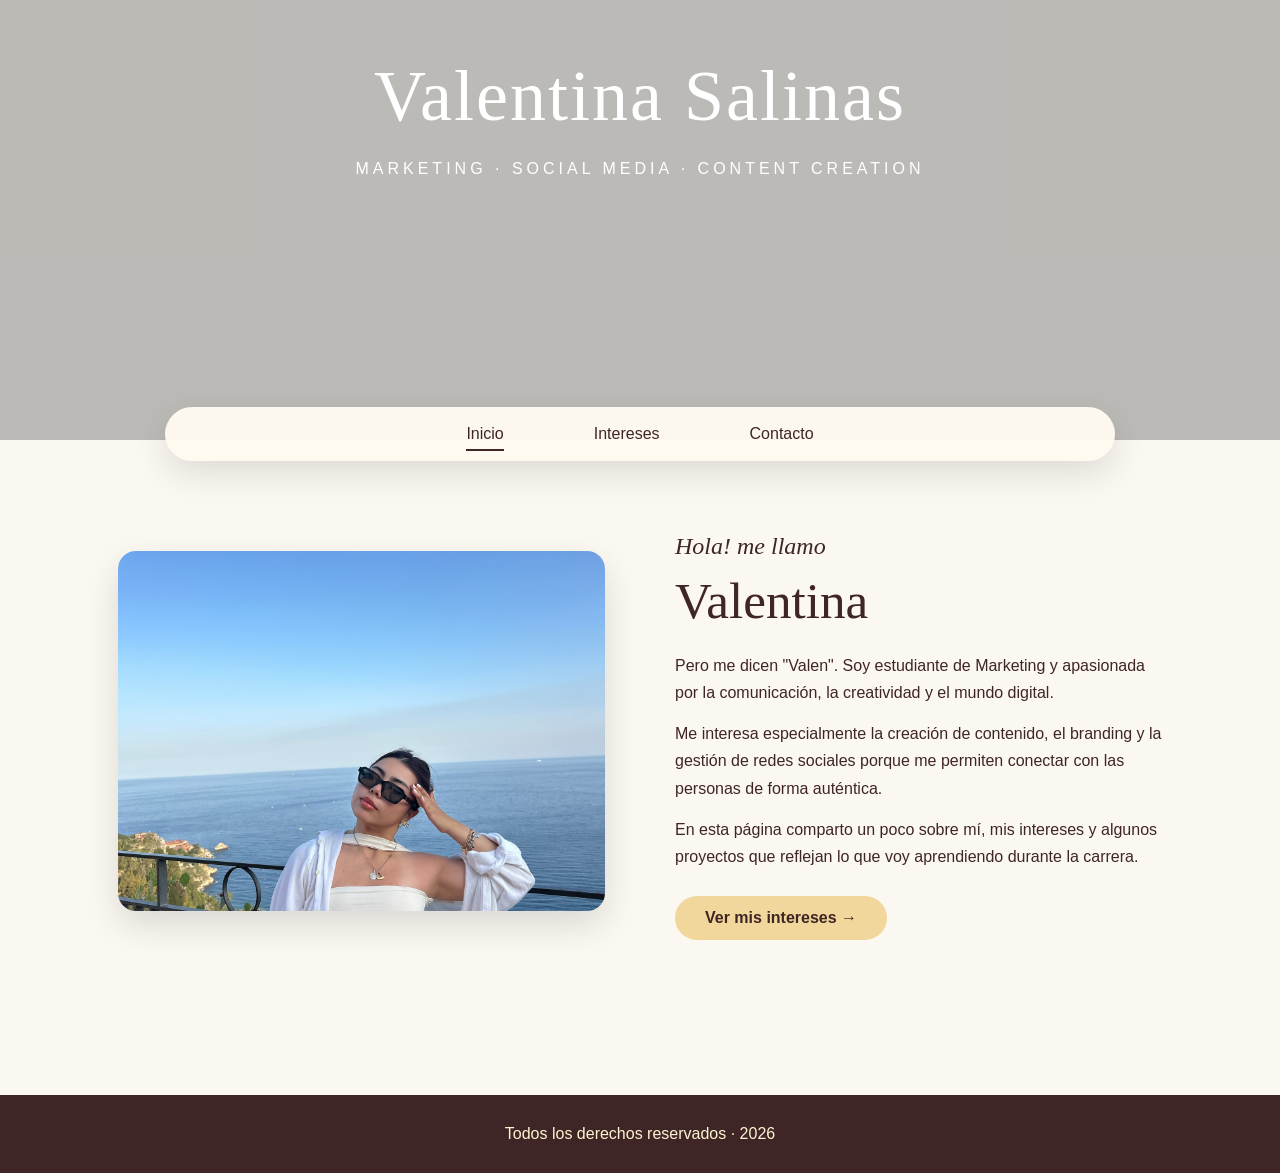
<file: index.html>
<!DOCTYPE html>
<html lang="es">

<head>
    <meta charset="UTF-8">
    <meta name="viewport" content="width=device-width, initial-scale=1.0">
    <title>Valentina Salinas</title>

    <link rel="stylesheet" href="estilos/css1.css">
</head>

<body>

    <!-- HERO -->

    <header class="hero hero-color">

        <div class="hero-texto">
            <h1>Valentina Salinas</h1>
            <p>Marketing · Social Media · Content Creation</p>
        </div>

    </header>

    <!-- MENÚ -->

    <nav>

        <ul>

            <li><a href="index.html" class="botonactivo">Inicio</a></li>

            <li><a href="intereses.html" class="boton">Intereses</a></li>

            <li><a href="contacto.html" class="boton">Contacto</a></li>

        </ul>

    </nav>

    <!-- CONTENIDO -->

    <main>

        <section class="sobre-mi">

            <div class="foto-sobre-mi">

                <img src="img/fotovalentina.JPG" alt="Foto de Valentina">

            </div>

            <div class="texto-sobre-mi">

                <p class="intro">Hola! me llamo</p>

                <h2>Valentina</h2>

                <p>
                    Pero me dicen "Valen". Soy estudiante de Marketing y apasionada por la comunicación,
                    la creatividad y el mundo digital.
                </p>

                <p>
                    Me interesa especialmente la creación de contenido, el branding y la gestión
                    de redes sociales porque me permiten conectar con las personas de forma auténtica.
                </p>

                <p>
                    En esta página comparto un poco sobre mí, mis intereses y algunos proyectos
                    que reflejan lo que voy aprendiendo durante la carrera.
                </p>

                <a href="intereses.html" class="boton-secundario">
                    Ver mis intereses →
                </a>

            </div>


    </main>

    <!-- FOOTER -->

    <footer>

        <p>Todos los derechos reservados · 2026</p>

    </footer>

</body>

</html>
</file>
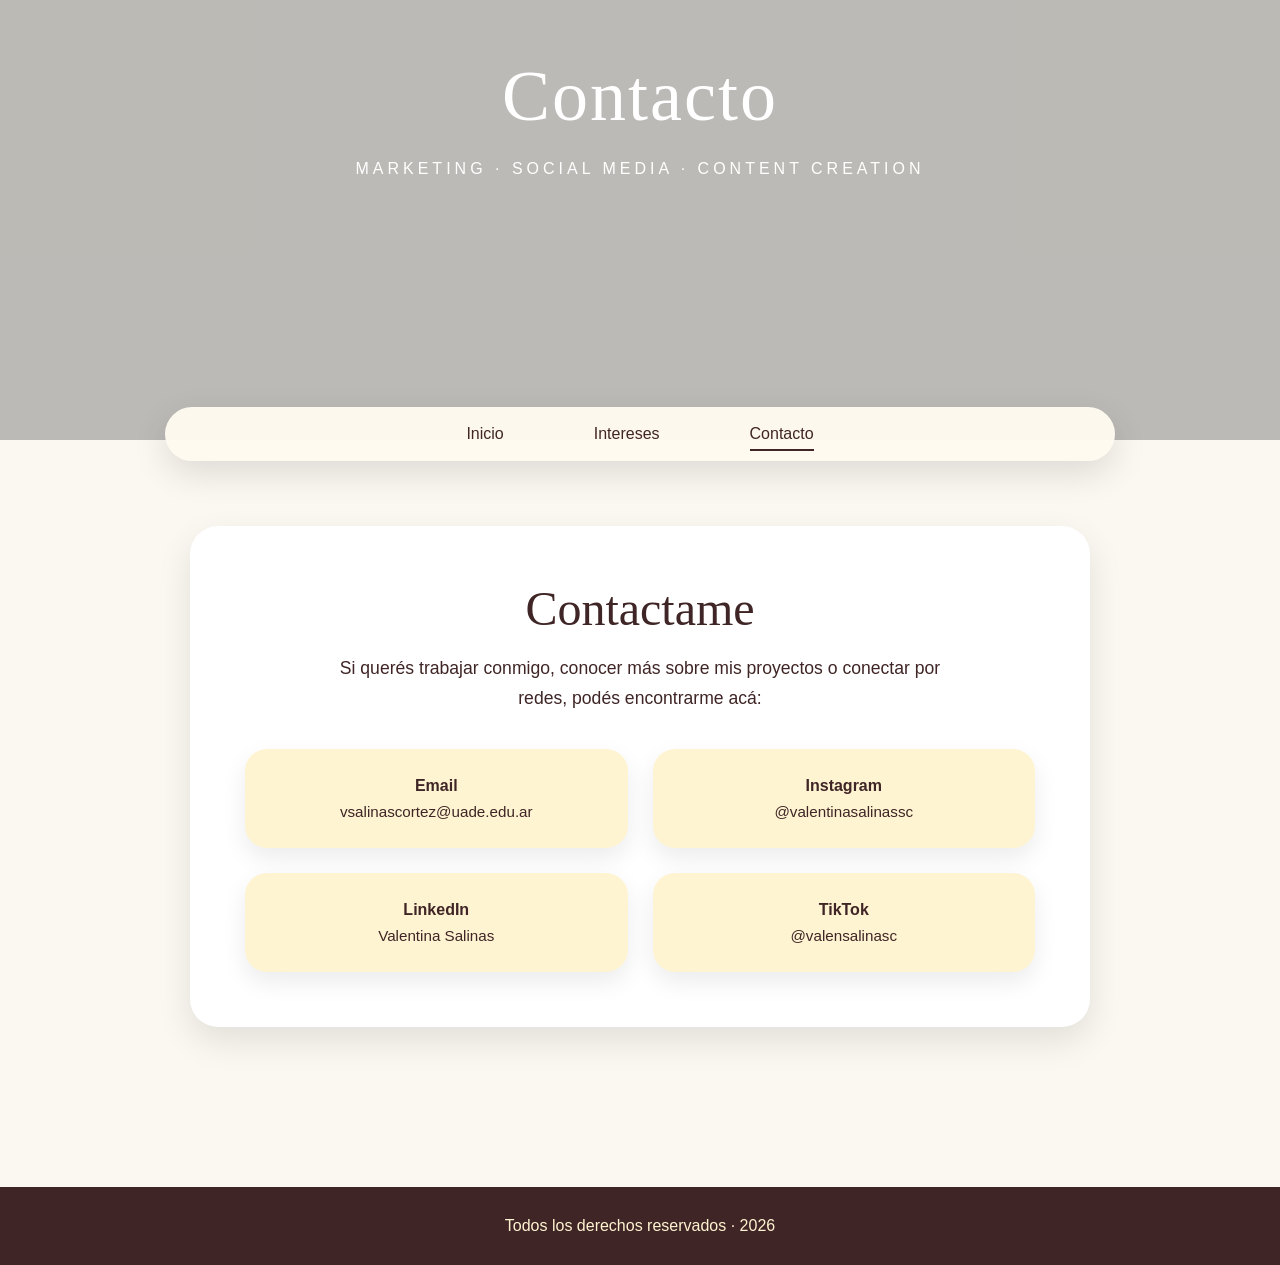
<file: contacto.html>
<!DOCTYPE html>
<html lang="es">

<head>
    <meta charset="UTF-8">
    <meta name="viewport" content="width=device-width, initial-scale=1.0">
    <title>Contacto - Valentina Salinas</title>
<link rel="stylesheet" href="estilos/css1.css?v=2">
</head>

<body>

<header class="hero hero-color">
    <div class="hero-texto">
        <h1>Contacto</h1>
        <p>Marketing · Social Media · Content Creation</p>
    </div>
</header>

<nav>
    <ul>
        <li><a href="index.html" class="boton">Inicio</a></li>
        <li><a href="intereses.html" class="boton">Intereses</a></li>
        <li><a href="contacto.html" class="botonactivo">Contacto</a></li>
    </ul>
</nav>

<main>

    <section class="contacto">
        <h2>Contactame</h2>

        <p class="intro-contacto">
            Si querés trabajar conmigo, conocer más sobre mis proyectos o conectar por redes,
            podés encontrarme acá:
        </p>

        <div class="links-contacto">

            <a href="mailto:vsalinascortez@uade.edu.ar" class="card-contacto">
                Email
                <span>vsalinascortez@uade.edu.ar</span>
            </a>

            <a href="https://instagram.com/valentinasalinassc" target="_blank" class="card-contacto">
                Instagram
                <span>@valentinasalinassc</span>
            </a>

            <a href="https://linkedin.com" target="_blank" class="card-contacto">
                LinkedIn
                <span>Valentina Salinas</span>
            </a>

            <a href="https://tiktok.com/@valensalinasc" target="_blank" class="card-contacto">
                TikTok
                <span>@valensalinasc</span>
            </a>

        </div>
    </section>

</main>

<footer>
    <p>Todos los derechos reservados · 2026</p>
</footer>

</body>
</html>
</file>
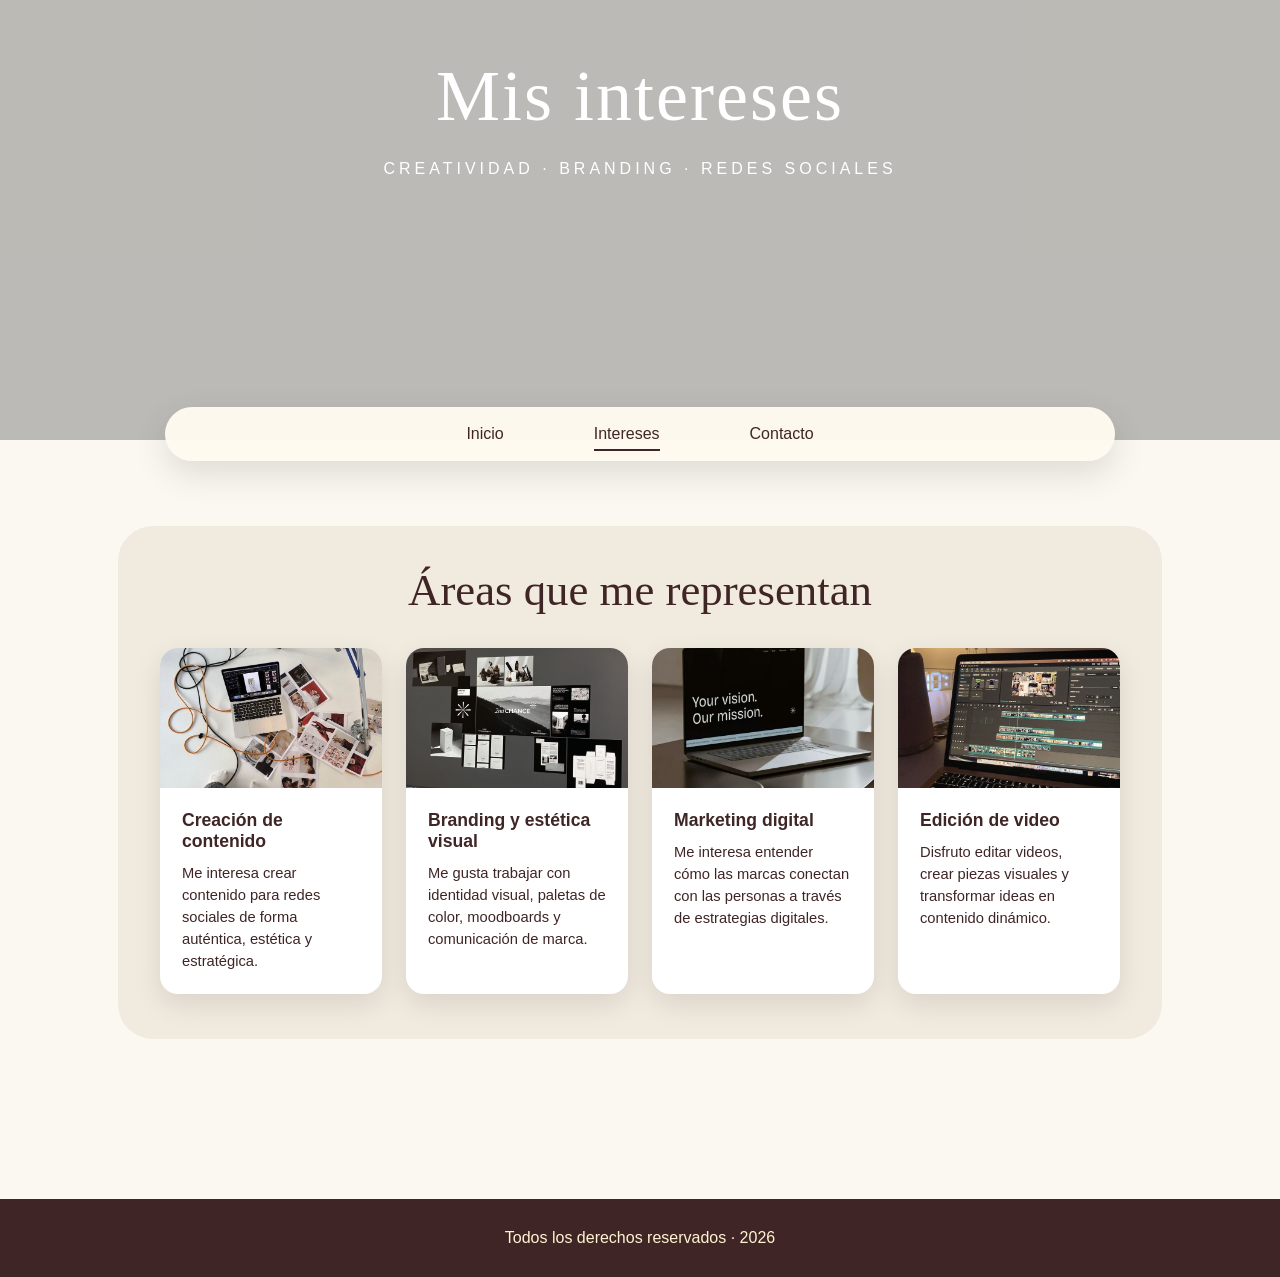
<file: intereses.html>
<!DOCTYPE html>
<html lang="es">
<head>
    <meta charset="UTF-8">
    <meta name="viewport" content="width=device-width, initial-scale=1.0">
    <title>Intereses - Valentina Salinas</title>
    <link rel="stylesheet" href="estilos/css1.css">
</head>

<body>

<header class="hero">

    <div class="hero-texto">
        <h1>Mis intereses</h1>
        <p>Creatividad · Branding · Redes Sociales</p>
    </div>
</header>

<nav>
    <ul>
        <li><a href="index.html" class="boton">Inicio</a></li>
        <li><a href="intereses.html" class="botonactivo">Intereses</a></li>
        <li><a href="contacto.html" class="boton">Contacto</a></li>
    </ul>
</nav>

<main>

    <section class="intereses-home">
        <h2>Áreas que me representan</h2>

        <div class="cards-intereses">

            <article class="card">
                <img src="img/contenido.jpg" alt="Creación de contenido">
                <div class="card-texto">
                    <h3>Creación de contenido</h3>
                    <p>Me interesa crear contenido para redes sociales de forma auténtica, estética y estratégica.</p>
                </div>
            </article>

            <article class="card">
                <img src="img/branding.jpg" alt="Branding y estética visual">
                <div class="card-texto">
                    <h3>Branding y estética visual</h3>
                    <p>Me gusta trabajar con identidad visual, paletas de color, moodboards y comunicación de marca.</p>
                </div>
            </article>

            <article class="card">
                <img src="img/mktdigital.jpg" alt="Marketing digital">
                <div class="card-texto">
                    <h3>Marketing digital</h3>
                    <p>Me interesa entender cómo las marcas conectan con las personas a través de estrategias digitales.</p>
                </div>
            </article>

            <article class="card">
                <img src="img/edicion.jpg" alt="Edición de video">
                <div class="card-texto">
                    <h3>Edición de video</h3>
                    <p>Disfruto editar videos, crear piezas visuales y transformar ideas en contenido dinámico.</p>
                </div>
            </article>

        </div>
    </section>

</main>

<footer>
    <p>Todos los derechos reservados · 2026</p>
</footer>

</body>
</html>
</file>
<file: estilos/css1.css>
*{
    margin: 0;
    padding: 0;
    box-sizing: border-box;
}

body{
    font-family: Arial, Helvetica, sans-serif;
    background: #fbf8f2;
    color: #3f2525;
}

/* HERO */

.hero{
    position: relative;
    height: 440px;
    overflow: hidden;
}

.hero-img{
    width: 100%;
    height: 100%;
    object-fit: cover;
    display: block;
}

.hero::after{
    content: "";
    position: absolute;
    inset: 0;
    background: rgba(0,0,0,0.25);
}

.hero-texto{
    position: absolute;
    top: 55px;
    left: 0;
    right: 0;
    text-align: center;
    color: white;
    z-index: 2;
}

.hero-texto h1{
    font-family: Georgia, 'Times New Roman', serif;
    font-size: 4.5rem;
    font-weight: 400;
    letter-spacing: 2px;
    margin-bottom: 22px;
}

.hero-texto p{
    text-transform: uppercase;
    letter-spacing: 4px;
    font-size: 1rem;
}

/* NAV */

nav{
    max-width: 950px;
    margin: -33px auto 65px;
    background: rgba(255, 250, 240, 0.97);
    border-radius: 40px;
    padding: 18px 30px;
    box-shadow: 0 12px 35px rgba(0,0,0,0.12);
    position: relative;
    z-index: 5;
}

nav ul{
    list-style: none;
    display: flex;
    justify-content: center;
    gap: 90px;
    flex-wrap: wrap;
}

nav a{
    text-decoration: none;
    color: #3f2525;
    font-size: 1rem;
    padding-bottom: 7px;
}

nav a:hover,
.botonactivo{
    border-bottom: 2px solid #3f2525;
}

/* MAIN */

main{
    max-width: 1100px;
    margin: 0 auto;
    padding: 0 28px 80px;
}

/* SOBRE MI */

.sobre-mi{
    display: grid;
    grid-template-columns: 1fr 1fr;
    gap: 70px;
    align-items: center;
    margin-bottom: 75px;
}

.foto-sobre-mi img{
    width: 100%;
    height: 360px;
    object-fit: cover;
    border-radius: 18px;
    box-shadow: 0 14px 35px rgba(0,0,0,0.13);
}

.texto-sobre-mi .intro{
    font-family: Georgia, 'Times New Roman', serif;
    font-style: italic;
    font-size: 1.5rem;
    margin-bottom: 4px;
}

.texto-sobre-mi h2{
    font-family: Georgia, 'Times New Roman', serif;
    font-size: 3.2rem;
    font-weight: 400;
    margin-bottom: 22px;
}

.texto-sobre-mi p{
    line-height: 1.7;
    margin-bottom: 14px;
    font-size: 1rem;
}

.boton-secundario{
    display: inline-block;
    margin-top: 12px;
    background: #f1d79b;
    color: #3f2525;
    text-decoration: none;
    padding: 13px 30px;
    border-radius: 30px;
    font-weight: bold;
    transition: 0.3s;
}

.boton-secundario:hover{
    background: #e6c477;
    transform: translateY(-3px);
}

/* INTERESES */

.intereses-home{
    background: #f1eadf;
    border-radius: 35px;
    padding: 38px 42px 45px;
    margin-bottom: 80px;
}

.intereses-home h2,
.starter-pack h2{
    font-family: Georgia, 'Times New Roman', serif;
    text-align: center;
    font-size: 2.8rem;
    font-weight: 400;
    margin-bottom: 32px;
}

.cards-intereses{
    display: grid;
    grid-template-columns: repeat(4, 1fr);
    gap: 24px;
}

.card{
    background: white;
    border-radius: 18px;
    overflow: hidden;
    box-shadow: 0 10px 28px rgba(0,0,0,0.10);
    transition: 0.3s;
}

.card:hover{
    transform: translateY(-6px);
}

.card img{
    width: 100%;
    height: 140px;
    object-fit: cover;
    display: block;
}

.card-texto{
    padding: 22px;
}

.card-texto h3{
    font-size: 1.1rem;
    margin-bottom: 10px;
}

.card-texto p{
    line-height: 1.5;
    font-size: 0.92rem;
}

/* STARTER PACK */

.starter-pack{
    text-align: center;
}

.starter-pack img{
    width: 100%;
    max-width: 780px;
    border-radius: 20px;
    box-shadow: 0 14px 35px rgba(0,0,0,0.10);
}

/* FOOTER */

footer{
    background: #3f2525;
    color: #fff4d2;
    text-align: center;
    padding: 30px 20px;
}

/* RESPONSIVE */

@media(max-width: 900px){

    .hero{
        height: 360px;
    }

    .hero-texto h1{
        font-size: 3.2rem;
    }

    nav ul{
        gap: 35px;
    }

    .sobre-mi{
        grid-template-columns: 1fr;
        gap: 35px;
    }

    .cards-intereses{
        grid-template-columns: repeat(2, 1fr);
    }
}

@media(max-width: 600px){

    .hero{
        height: 320px;
    }

    .hero-texto{
        top: 65px;
    }

    .hero-texto h1{
        font-size: 2.5rem;
    }

    .hero-texto p{
        font-size: 0.8rem;
        letter-spacing: 2px;
    }

    nav{
        margin: -28px 18px 45px;
    }

    nav ul{
        gap: 22px;
    }

    main{
        padding: 0 18px 60px;
    }

    .intereses-home{
        padding: 30px 22px;
    }

    .cards-intereses{
        grid-template-columns: 1fr;
    }

    .texto-sobre-mi h2,
    .intereses-home h2,
    .starter-pack h2{
        font-size: 2.2rem;
    }
}
/* CONTACTO */

.contacto{
    background: white;
    max-width: 900px;
    margin: 0 auto 80px;
    padding: 55px;
    border-radius: 28px;
    box-shadow: 0 14px 35px rgba(0,0,0,0.10);
    text-align: center;
}

.contacto h2{
    font-family: Georgia, 'Times New Roman', serif;
    font-size: 3rem;
    font-weight: 400;
    color: #3f2525;
    margin-bottom: 18px;
}

.intro-contacto{
    max-width: 650px;
    margin: 0 auto 35px;
    font-size: 1.1rem;
    line-height: 1.7;
    color: #3f2525;
}

.links-contacto{
    display: grid;
    grid-template-columns: repeat(2, 1fr);
    gap: 25px;
}

.card-contacto{
    display: block;
    background: #fff4d2;
    color: #3f2525;
    text-decoration: none;
    padding: 28px;
    border-radius: 22px;
    font-weight: bold;
    box-shadow: 0 10px 25px rgba(0,0,0,0.08);
    transition: 0.3s;
}

.card-contacto span{
    display: block;
    margin-top: 8px;
    font-weight: normal;
    font-size: 0.95rem;
}

.card-contacto:hover{
    background: #f1d79b;
    transform: translateY(-5px);
}

@media(max-width: 600px){
    .contacto{
        padding: 35px 22px;
    }

    .links-contacto{
        grid-template-columns: 1fr;
    }
}
</file>
